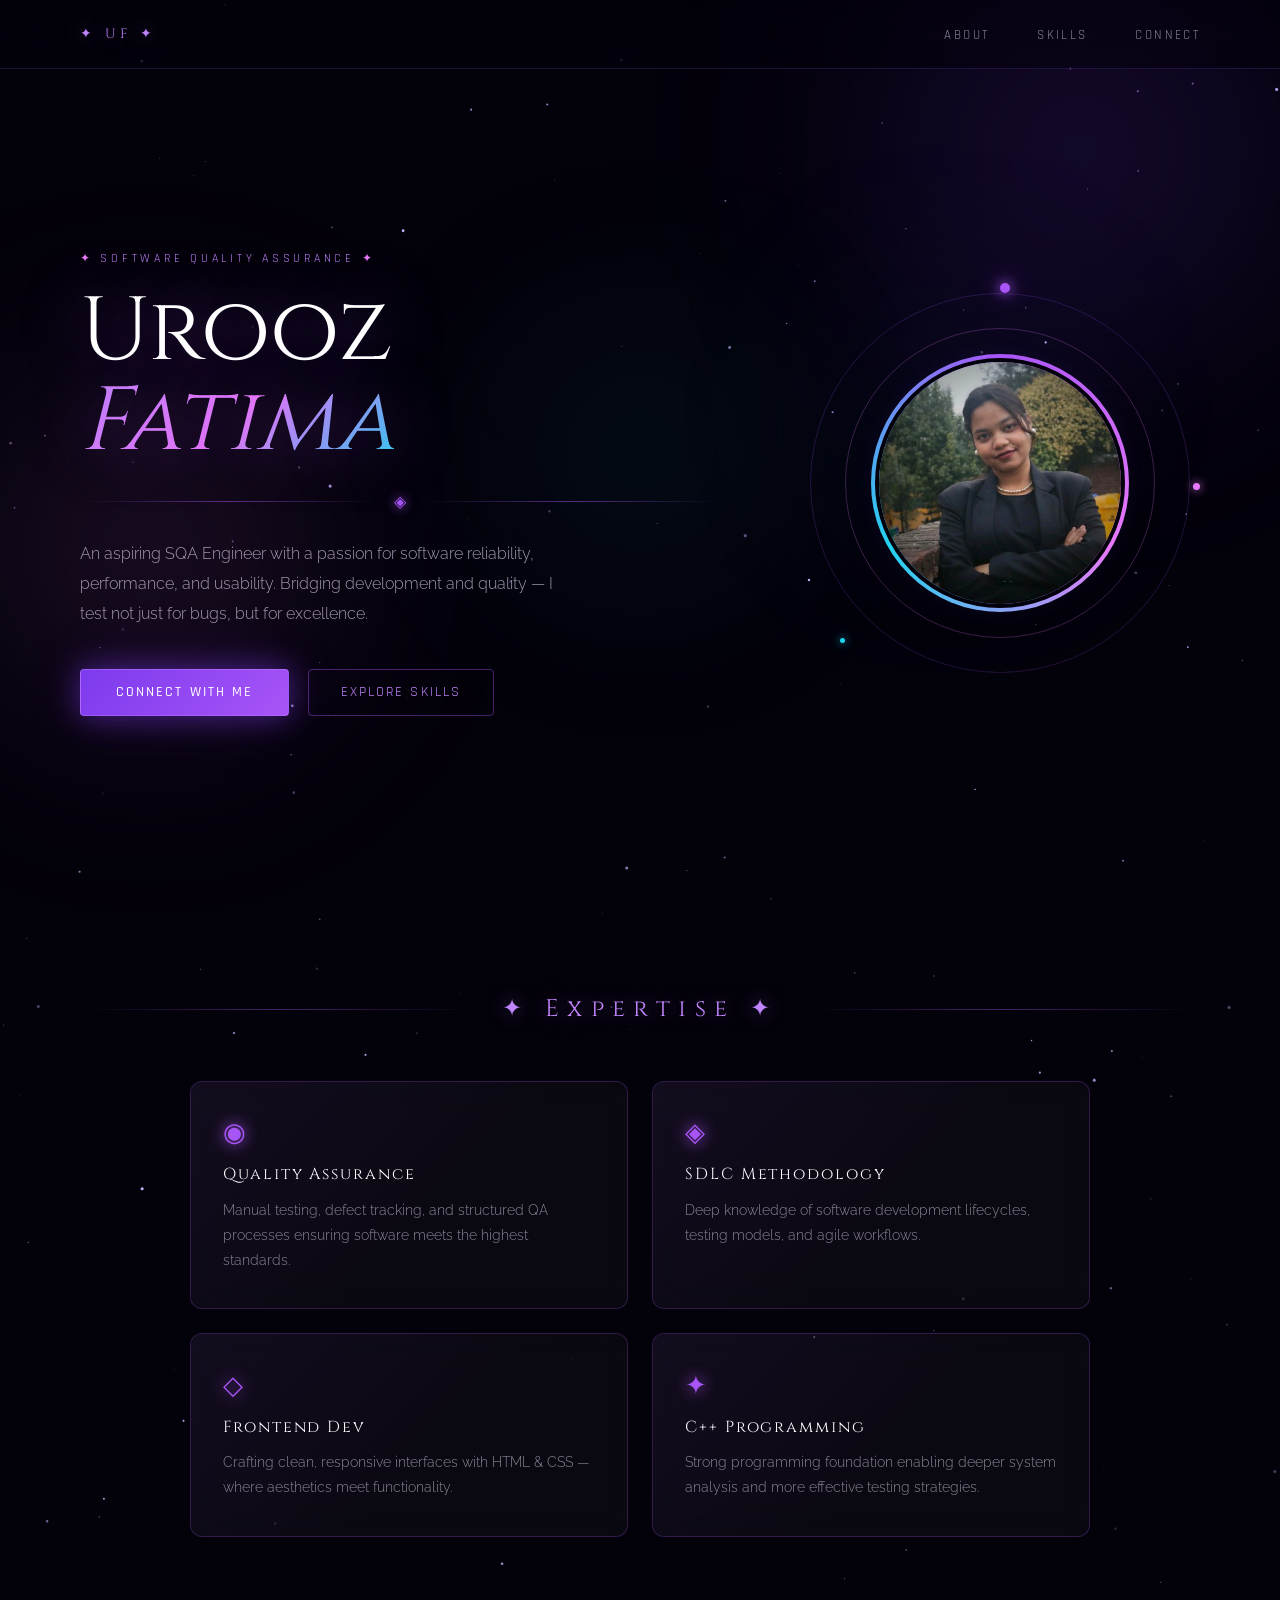
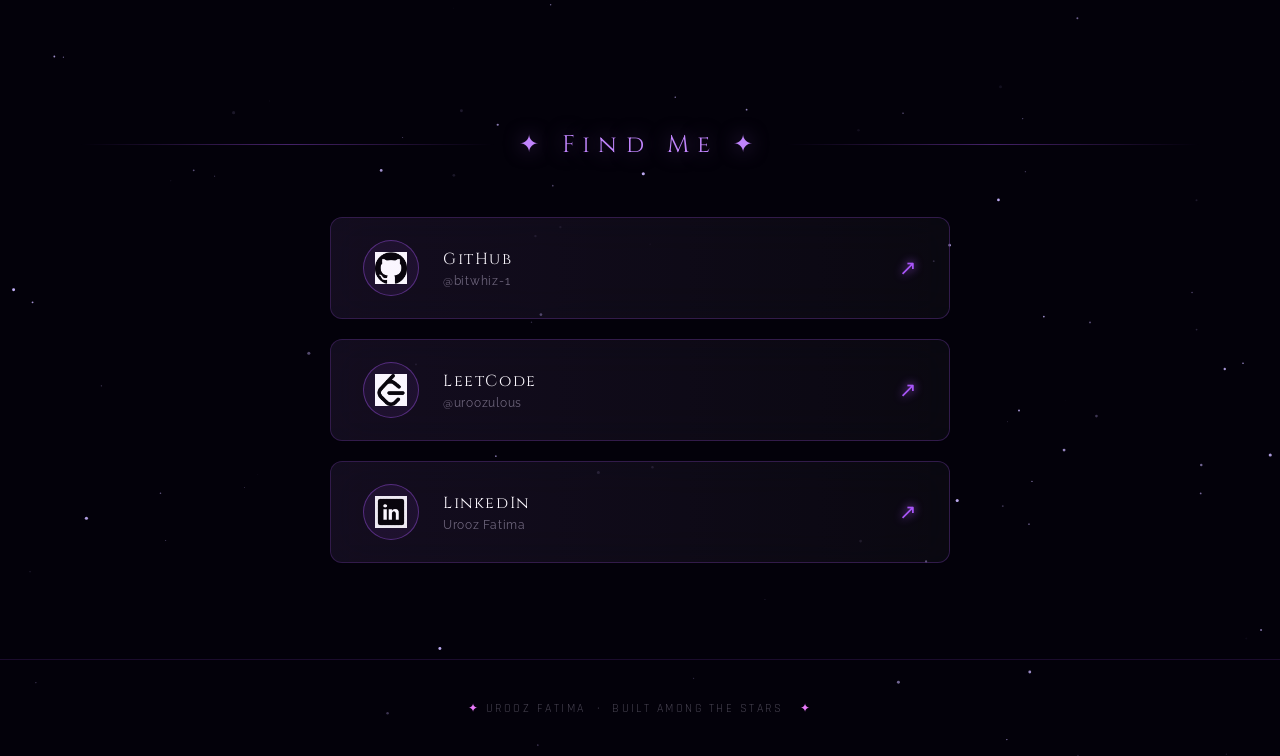
<file: index.html>
<!DOCTYPE html>
<html lang="en">
<head>
  <meta charset="UTF-8">
  <meta name="viewport" content="width=device-width, initial-scale=1.0">
  <title>Urooz Fatima — Portfolio</title>
  <link rel="preconnect" href="https://fonts.googleapis.com">
  <link rel="preconnect" href="https://fonts.gstatic.com" crossorigin>
  <link href="https://fonts.googleapis.com/css2?family=Cinzel:wght@300;400;600&family=Raleway:wght@200;300;400;500&family=Rajdhani:wght@300;400;500&display=swap" rel="stylesheet">
  <link rel="stylesheet" href="portfolio.css">
</head>
<body>

  <!-- Star Canvas -->
  <canvas id="stars"></canvas>

  <!-- Nebula Orbs -->
  <div class="nebula n1"></div>
  <div class="nebula n2"></div>
  <div class="nebula n3"></div>
  <div class="nebula n4"></div>

  <!-- Navigation -->
  <nav class="nav">
    <div class="nav-logo">✦ UF ✦</div>
    <ul class="nav-links">
      <li><a href="#about">About</a></li>
      <li><a href="#skills">Skills</a></li>
      <li><a href="#connect">Connect</a></li>
    </ul>
  </nav>

  <!-- Hero -->
  <section class="hero" id="about">
    <div class="hero-inner">

      <div class="hero-text">
        <p class="eyebrow"><span class="star-sym">✦</span> Software Quality Assurance <span class="star-sym">✦</span></p>
        <h1 class="name">Urooz<br><span class="name-italic">Fatima</span></h1>
        <div class="divider-line">
          <span class="divider-gem">◈</span>
        </div>
        <p class="bio">
          An aspiring SQA Engineer with a passion for software reliability, performance, and usability. Bridging development and quality — I test not just for bugs, but for excellence.
        </p>
        <div class="cta-row">
          <a href="#connect" class="btn-glow">Connect With Me</a>
          <a href="#skills" class="btn-outline">Explore Skills</a>
        </div>
      </div>

      <div class="photo-col">
        <div class="orbit-ring ring-outer"></div>
        <div class="orbit-ring ring-mid"></div>
        <div class="photo-glow-wrap">
          <div class="photo-border-spin"></div>
          <img src="urooz linkedin photo.jpg" alt="Urooz Fatima" class="profile-photo">
        </div>
        <div class="orbit-dot dot-1"></div>
        <div class="orbit-dot dot-2"></div>
        <div class="orbit-dot dot-3"></div>
      </div>

    </div>
  </section>

  <!-- Skills Section -->
  <section class="section" id="skills">
    <div class="section-label">
      <span class="section-line"></span>
      <span class="section-title-text">✦ Expertise ✦</span>
      <span class="section-line"></span>
    </div>
    <div class="cards-grid">
      <div class="card reveal">
        <div class="card-glyph">◉</div>
        <h3>Quality Assurance</h3>
        <p>Manual testing, defect tracking, and structured QA processes ensuring software meets the highest standards.</p>
      </div>
      <div class="card reveal">
        <div class="card-glyph">◈</div>
        <h3>SDLC Methodology</h3>
        <p>Deep knowledge of software development lifecycles, testing models, and agile workflows.</p>
      </div>
      <div class="card reveal">
        <div class="card-glyph">◇</div>
        <h3>Frontend Dev</h3>
        <p>Crafting clean, responsive interfaces with HTML & CSS — where aesthetics meet functionality.</p>
      </div>
      <div class="card reveal">
        <div class="card-glyph">✦</div>
        <h3>C++ Programming</h3>
        <p>Strong programming foundation enabling deeper system analysis and more effective testing strategies.</p>
      </div>
    </div>
  </section>

  <!-- Connect Section -->
  <section class="section" id="connect">
    <div class="section-label">
      <span class="section-line"></span>
      <span class="section-title-text">✦ Find Me ✦</span>
      <span class="section-line"></span>
    </div>
    <div class="socials">
      <a href="https://github.com/bitwhiz-1" target="_blank" class="social-link reveal">
        <div class="social-img-ring">
          <img src="github logo.png" alt="GitHub">
        </div>
        <div class="social-text">
          <span class="social-name">GitHub</span>
          <span class="social-handle">@bitwhiz-1</span>
        </div>
        <span class="social-arr">↗</span>
      </a>
      <a href="https://leetcode.com/u/uroozulous/" target="_blank" class="social-link reveal">
        <div class="social-img-ring">
          <img src="leetcode.png" alt="LeetCode">
        </div>
        <div class="social-text">
          <span class="social-name">LeetCode</span>
          <span class="social-handle">@uroozulous</span>
        </div>
        <span class="social-arr">↗</span>
      </a>
      <a href="https://www.linkedin.com/in/urooz-fatima/" target="_blank" class="social-link reveal">
        <div class="social-img-ring">
          <img src="linkedin.png" alt="LinkedIn">
        </div>
        <div class="social-text">
          <span class="social-name">LinkedIn</span>
          <span class="social-handle">Urooz Fatima</span>
        </div>
        <span class="social-arr">↗</span>
      </a>
    </div>
  </section>

  <footer class="footer">
    <span class="star-sym">✦</span> Urooz Fatima &nbsp;·&nbsp; Built among the stars &nbsp; <span class="star-sym">✦</span>
  </footer>

  <script>
    /* ── Starfield ── */
    const canvas = document.getElementById('stars');
    const ctx = canvas.getContext('2d');
    let W, H, stars = [];

    function resize() {
      W = canvas.width = window.innerWidth;
      H = canvas.height = document.body.scrollHeight;
    }

    function makeStar() {
      return {
        x: Math.random() * W,
        y: Math.random() * H,
        r: Math.random() * 1.4 + 0.2,
        o: Math.random(),
        speed: Math.random() * 0.4 + 0.1,
        dir: Math.random() > 0.5 ? 1 : -1
      };
    }

    function initStars() {
      stars = [];
      for (let i = 0; i < 280; i++) stars.push(makeStar());
    }

    function drawStars() {
      ctx.clearRect(0, 0, W, H);
      stars.forEach(s => {
        s.o += s.speed * 0.01 * s.dir;
        if (s.o > 1 || s.o < 0) s.dir *= -1;
        ctx.beginPath();
        ctx.arc(s.x, s.y, s.r, 0, Math.PI * 2);
        ctx.fillStyle = `rgba(200, 180, 255, ${s.o})`;
        ctx.fill();
      });
      requestAnimationFrame(drawStars);
    }

    resize();
    initStars();
    drawStars();
    window.addEventListener('resize', () => { resize(); initStars(); });

    /* ── Scroll reveal ── */
    const io = new IntersectionObserver(entries => {
      entries.forEach(e => { if (e.isIntersecting) e.target.classList.add('visible'); });
    }, { threshold: 0.1 });
    document.querySelectorAll('.reveal').forEach(el => io.observe(el));

    /* ── Stagger cards ── */
    document.querySelectorAll('.card').forEach((c, i) => {
      c.style.transitionDelay = `${i * 0.12}s`;
    });
    document.querySelectorAll('.social-link').forEach((c, i) => {
      c.style.transitionDelay = `${i * 0.1}s`;
    });
  </script>
</body>
</html>
</file>
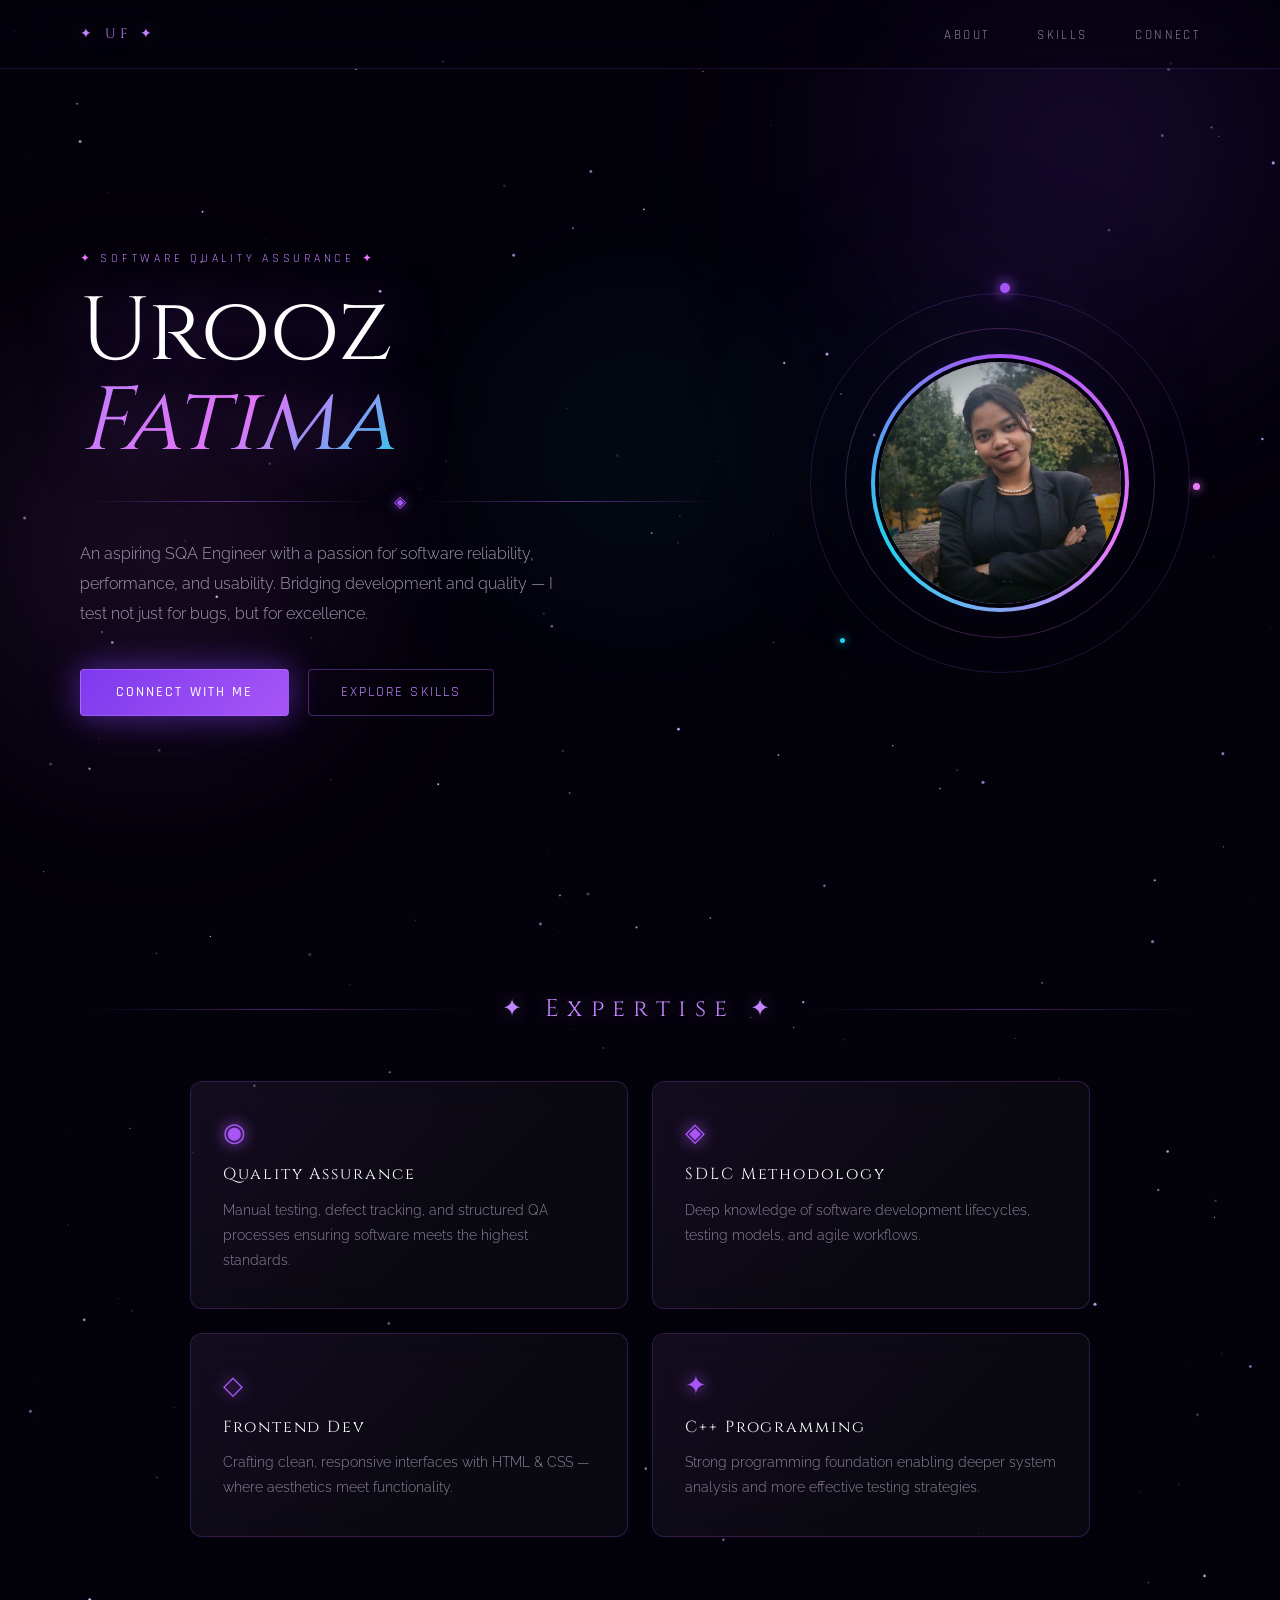
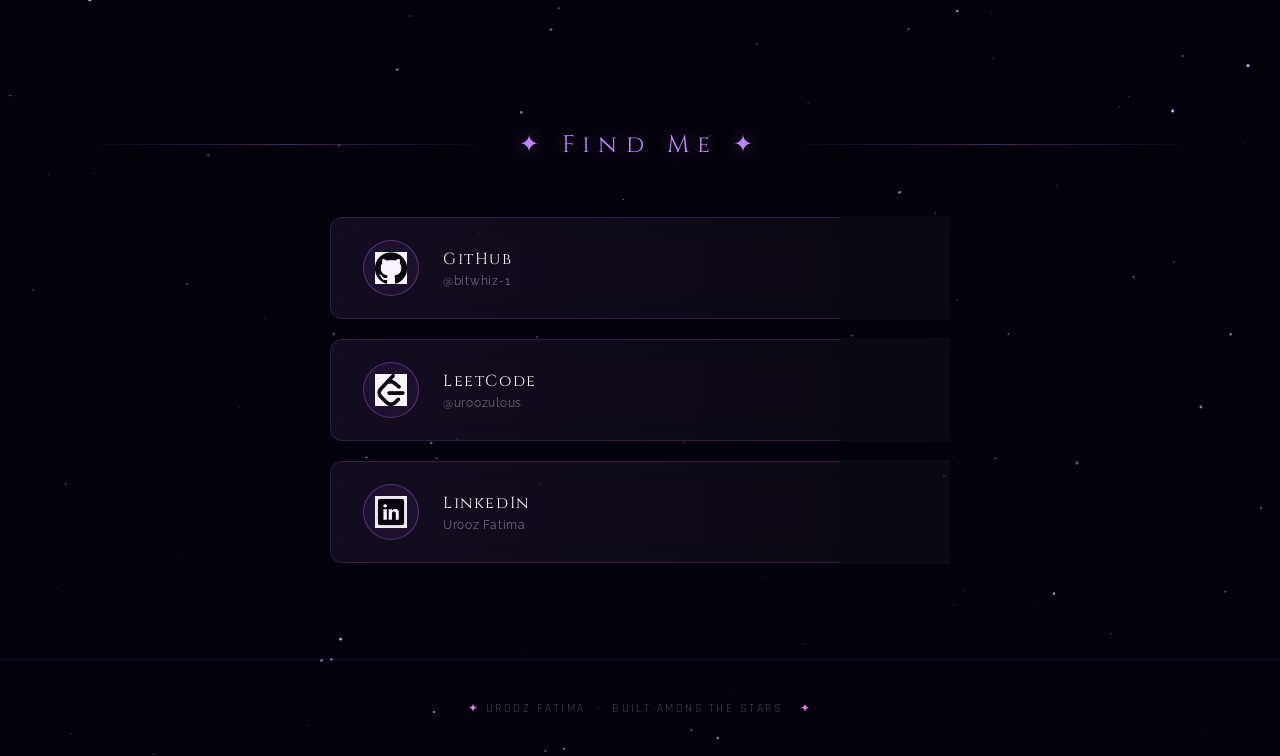
<file: portfolio.html>
<!DOCTYPE html>
<html lang="en">
<head>
  <meta charset="UTF-8">
  <meta name="viewport" content="width=device-width, initial-scale=1.0">
  <title>Urooz Fatima — Portfolio</title>
  <link rel="preconnect" href="https://fonts.googleapis.com">
  <link rel="preconnect" href="https://fonts.gstatic.com" crossorigin>
  <link href="https://fonts.googleapis.com/css2?family=Cinzel:wght@300;400;600&family=Raleway:wght@200;300;400;500&family=Rajdhani:wght@300;400;500&display=swap" rel="stylesheet">
  <link rel="stylesheet" href="portfolio.css">
</head>
<body>

  <!-- Star Canvas -->
  <canvas id="stars"></canvas>

  <!-- Nebula Orbs -->
  <div class="nebula n1"></div>
  <div class="nebula n2"></div>
  <div class="nebula n3"></div>
  <div class="nebula n4"></div>

  <!-- Navigation -->
  <nav class="nav">
    <div class="nav-logo">✦ UF ✦</div>
    <ul class="nav-links">
      <li><a href="#about">About</a></li>
      <li><a href="#skills">Skills</a></li>
      <li><a href="#connect">Connect</a></li>
    </ul>
  </nav>

  <!-- Hero -->
  <section class="hero" id="about">
    <div class="hero-inner">

      <div class="hero-text">
        <p class="eyebrow"><span class="star-sym">✦</span> Software Quality Assurance <span class="star-sym">✦</span></p>
        <h1 class="name">Urooz<br><span class="name-italic">Fatima</span></h1>
        <div class="divider-line">
          <span class="divider-gem">◈</span>
        </div>
        <p class="bio">
          An aspiring SQA Engineer with a passion for software reliability, performance, and usability. Bridging development and quality — I test not just for bugs, but for excellence.
        </p>
        <div class="cta-row">
          <a href="#connect" class="btn-glow">Connect With Me</a>
          <a href="#skills" class="btn-outline">Explore Skills</a>
        </div>
      </div>

      <div class="photo-col">
        <div class="orbit-ring ring-outer"></div>
        <div class="orbit-ring ring-mid"></div>
        <div class="photo-glow-wrap">
          <div class="photo-border-spin"></div>
          <img src="urooz linkedin photo.jpg" alt="Urooz Fatima" class="profile-photo">
        </div>
        <div class="orbit-dot dot-1"></div>
        <div class="orbit-dot dot-2"></div>
        <div class="orbit-dot dot-3"></div>
      </div>

    </div>
  </section>

  <!-- Skills Section -->
  <section class="section" id="skills">
    <div class="section-label">
      <span class="section-line"></span>
      <span class="section-title-text">✦ Expertise ✦</span>
      <span class="section-line"></span>
    </div>
    <div class="cards-grid">
      <div class="card reveal">
        <div class="card-glyph">◉</div>
        <h3>Quality Assurance</h3>
        <p>Manual testing, defect tracking, and structured QA processes ensuring software meets the highest standards.</p>
      </div>
      <div class="card reveal">
        <div class="card-glyph">◈</div>
        <h3>SDLC Methodology</h3>
        <p>Deep knowledge of software development lifecycles, testing models, and agile workflows.</p>
      </div>
      <div class="card reveal">
        <div class="card-glyph">◇</div>
        <h3>Frontend Dev</h3>
        <p>Crafting clean, responsive interfaces with HTML & CSS — where aesthetics meet functionality.</p>
      </div>
      <div class="card reveal">
        <div class="card-glyph">✦</div>
        <h3>C++ Programming</h3>
        <p>Strong programming foundation enabling deeper system analysis and more effective testing strategies.</p>
      </div>
    </div>
  </section>

  <!-- Connect Section -->
  <section class="section" id="connect">
    <div class="section-label">
      <span class="section-line"></span>
      <span class="section-title-text">✦ Find Me ✦</span>
      <span class="section-line"></span>
    </div>
    <div class="socials">
      <a href="https://github.com/bitwhiz-1" target="_blank" class="social-link reveal">
        <div class="social-img-ring">
          <img src="github logo.png" alt="GitHub">
        </div>
        <div class="social-text">
          <span class="social-name">GitHub</span>
          <span class="social-handle">@bitwhiz-1</span>
        </div>
        <span class="social-arr">↗</span>
      </a>
      <a href="https://leetcode.com/u/uroozulous/" target="_blank" class="social-link reveal">
        <div class="social-img-ring">
          <img src="leetcode.png" alt="LeetCode">
        </div>
        <div class="social-text">
          <span class="social-name">LeetCode</span>
          <span class="social-handle">@uroozulous</span>
        </div>
        <span class="social-arr">↗</span>
      </a>
      <a href="https://www.linkedin.com/in/urooz-fatima/" target="_blank" class="social-link reveal">
        <div class="social-img-ring">
          <img src="linkedin.png" alt="LinkedIn">
        </div>
        <div class="social-text">
          <span class="social-name">LinkedIn</span>
          <span class="social-handle">Urooz Fatima</span>
        </div>
        <span class="social-arr">↗</span>
      </a>
    </div>
  </section>

  <footer class="footer">
    <span class="star-sym">✦</span> Urooz Fatima &nbsp;·&nbsp; Built among the stars &nbsp; <span class="star-sym">✦</span>
  </footer>

  <script>
    /* ── Starfield ── */
    const canvas = document.getElementById('stars');
    const ctx = canvas.getContext('2d');
    let W, H, stars = [];

    function resize() {
      W = canvas.width = window.innerWidth;
      H = canvas.height = document.body.scrollHeight;
    }

    function makeStar() {
      return {
        x: Math.random() * W,
        y: Math.random() * H,
        r: Math.random() * 1.4 + 0.2,
        o: Math.random(),
        speed: Math.random() * 0.4 + 0.1,
        dir: Math.random() > 0.5 ? 1 : -1
      };
    }

    function initStars() {
      stars = [];
      for (let i = 0; i < 280; i++) stars.push(makeStar());
    }

    function drawStars() {
      ctx.clearRect(0, 0, W, H);
      stars.forEach(s => {
        s.o += s.speed * 0.01 * s.dir;
        if (s.o > 1 || s.o < 0) s.dir *= -1;
        ctx.beginPath();
        ctx.arc(s.x, s.y, s.r, 0, Math.PI * 2);
        ctx.fillStyle = `rgba(200, 180, 255, ${s.o})`;
        ctx.fill();
      });
      requestAnimationFrame(drawStars);
    }

    resize();
    initStars();
    drawStars();
    window.addEventListener('resize', () => { resize(); initStars(); });

    /* ── Scroll reveal ── */
    const io = new IntersectionObserver(entries => {
      entries.forEach(e => { if (e.isIntersecting) e.target.classList.add('visible'); });
    }, { threshold: 0.1 });
    document.querySelectorAll('.reveal').forEach(el => io.observe(el));

    /* ── Stagger cards ── */
    document.querySelectorAll('.card').forEach((c, i) => {
      c.style.transitionDelay = `${i * 0.12}s`;
    });
    document.querySelectorAll('.social-link').forEach((c, i) => {
      c.style.transitionDelay = `${i * 0.1}s`;
    });
  </script>
</body>
</html>
</file>
<file: portfolio.css>
/* ===== RESET ===== */
*, *::before, *::after { box-sizing: border-box; margin: 0; padding: 0; }

:root {
  --void: #03010a;
  --deep: #06021a;
  --space: #0b0420;
  --purple: #7c3aed;
  --violet: #a855f7;
  --lavender: #c084fc;
  --pink: #e879f9;
  --blue: #3b82f6;
  --cyan: #22d3ee;
  --silver: #e2d9f3;
  --mist: rgba(200, 180, 255, 0.55);
  --glow-purple: rgba(124, 58, 237, 0.35);
  --glow-pink: rgba(232, 121, 249, 0.2);
  --card-bg: rgba(255, 255, 255, 0.03);
  --card-border: rgba(168, 85, 247, 0.25);
}

html { scroll-behavior: smooth; }

body {
  font-family: 'Raleway', sans-serif;
  background: var(--void);
  color: var(--silver);
  overflow-x: hidden;
  min-height: 100vh;
}

/* ===== STAR CANVAS ===== */
#stars {
  position: fixed;
  inset: 0;
  z-index: 0;
  pointer-events: none;
}

/* ===== NEBULA BLOBS ===== */
.nebula {
  position: fixed;
  border-radius: 50%;
  pointer-events: none;
  z-index: 0;
  filter: blur(100px);
}

.n1 {
  width: 600px; height: 600px;
  background: radial-gradient(circle, rgba(124,58,237,0.22), transparent 70%);
  top: -150px; right: -100px;
  animation: nebulaDrift 18s ease-in-out infinite alternate;
}
.n2 {
  width: 500px; height: 500px;
  background: radial-gradient(circle, rgba(232,121,249,0.16), transparent 70%);
  bottom: 100px; left: -100px;
  animation: nebulaDrift 22s ease-in-out infinite alternate-reverse;
}
.n3 {
  width: 350px; height: 350px;
  background: radial-gradient(circle, rgba(34,211,238,0.12), transparent 70%);
  top: 50%; left: 50%;
  transform: translate(-50%, -50%);
  animation: nebulaDrift 16s ease-in-out infinite alternate;
}
.n4 {
  width: 280px; height: 280px;
  background: radial-gradient(circle, rgba(59,130,246,0.14), transparent 70%);
  top: 30%; right: 15%;
  animation: nebulaDrift 20s ease-in-out infinite alternate-reverse;
}

@keyframes nebulaDrift {
  0%   { transform: scale(1) translate(0, 0); }
  100% { transform: scale(1.15) translate(30px, 20px); }
}

/* ===== NAV ===== */
nav, section, footer { position: relative; z-index: 2; }

.nav {
  display: flex;
  justify-content: space-between;
  align-items: center;
  padding: 1.5rem 5rem;
  border-bottom: 1px solid rgba(168, 85, 247, 0.18);
  backdrop-filter: blur(20px);
  background: rgba(3, 1, 10, 0.5);
  position: sticky;
  top: 0;
  z-index: 100;
}

.nav-logo {
  font-family: 'Cinzel', serif;
  font-size: 0.85rem;
  letter-spacing: 0.35em;
  color: var(--lavender);
  text-shadow: 0 0 20px rgba(192, 132, 252, 0.6);
}

.nav-links {
  list-style: none;
  display: flex;
  gap: 3rem;
}

.nav-links a {
  text-decoration: none;
  font-family: 'Rajdhani', sans-serif;
  font-size: 0.82rem;
  letter-spacing: 0.18em;
  text-transform: uppercase;
  color: rgba(226, 217, 243, 0.6);
  transition: color 0.3s, text-shadow 0.3s;
}

.nav-links a:hover {
  color: var(--lavender);
  text-shadow: 0 0 14px rgba(192, 132, 252, 0.7);
}

/* ===== HERO ===== */
.hero {
  min-height: 92vh;
  display: flex;
  align-items: center;
  padding: 4rem 5rem;
}

.hero-inner {
  display: grid;
  grid-template-columns: 1fr 400px;
  gap: 5rem;
  align-items: center;
  width: 100%;
  max-width: 1200px;
  margin: 0 auto;
}

/* Text */
.eyebrow {
  font-family: 'Rajdhani', sans-serif;
  font-size: 0.78rem;
  letter-spacing: 0.3em;
  text-transform: uppercase;
  color: var(--lavender);
  margin-bottom: 1.4rem;
  opacity: 0;
  animation: riseIn 1s 0.1s ease forwards;
}

.star-sym { color: var(--pink); }

.name {
  font-family: 'Cinzel', serif;
  font-size: clamp(3.5rem, 7vw, 6.5rem);
  font-weight: 300;
  line-height: 1;
  color: #fff;
  text-shadow: 0 0 60px rgba(168, 85, 247, 0.5), 0 0 120px rgba(168, 85, 247, 0.2);
  margin-bottom: 1.5rem;
  opacity: 0;
  animation: riseIn 1s 0.25s ease forwards;
}

.name-italic {
  font-style: italic;
  background: linear-gradient(135deg, var(--lavender), var(--pink), var(--cyan));
  -webkit-background-clip: text;
  -webkit-text-fill-color: transparent;
  background-clip: text;
}

.divider-line {
  display: flex;
  align-items: center;
  gap: 1rem;
  margin-bottom: 1.8rem;
  opacity: 0;
  animation: riseIn 1s 0.4s ease forwards;
}

.divider-line::before,
.divider-line::after {
  content: '';
  flex: 1;
  height: 1px;
  background: linear-gradient(to right, transparent, rgba(168, 85, 247, 0.5), transparent);
}

.divider-gem {
  color: var(--violet);
  font-size: 1rem;
  text-shadow: 0 0 12px var(--violet);
}

.bio {
  font-size: 0.98rem;
  font-weight: 300;
  line-height: 1.9;
  color: rgba(226, 217, 243, 0.7);
  max-width: 500px;
  margin-bottom: 2.5rem;
  opacity: 0;
  animation: riseIn 1s 0.55s ease forwards;
}

.cta-row {
  display: flex;
  gap: 1.2rem;
  opacity: 0;
  animation: riseIn 1s 0.7s ease forwards;
}

.btn-glow {
  padding: 0.85rem 2.2rem;
  border-radius: 4px;
  text-decoration: none;
  font-family: 'Rajdhani', sans-serif;
  font-size: 0.85rem;
  letter-spacing: 0.15em;
  text-transform: uppercase;
  font-weight: 500;
  background: linear-gradient(135deg, var(--purple), var(--violet));
  color: #fff;
  box-shadow: 0 0 30px rgba(124, 58, 237, 0.5), 0 0 60px rgba(124, 58, 237, 0.2);
  transition: all 0.4s;
  border: 1px solid rgba(192, 132, 252, 0.4);
}

.btn-glow:hover {
  box-shadow: 0 0 50px rgba(168, 85, 247, 0.8), 0 0 100px rgba(168, 85, 247, 0.3);
  transform: translateY(-3px);
}

.btn-outline {
  padding: 0.85rem 2rem;
  border-radius: 4px;
  text-decoration: none;
  font-family: 'Rajdhani', sans-serif;
  font-size: 0.85rem;
  letter-spacing: 0.15em;
  text-transform: uppercase;
  font-weight: 400;
  border: 1px solid rgba(168, 85, 247, 0.4);
  color: var(--lavender);
  transition: all 0.4s;
  background: transparent;
}

.btn-outline:hover {
  border-color: var(--lavender);
  background: rgba(168, 85, 247, 0.1);
  box-shadow: 0 0 20px rgba(168, 85, 247, 0.2);
}

/* ===== PHOTO COL ===== */
.photo-col {
  position: relative;
  display: flex;
  align-items: center;
  justify-content: center;
  width: 400px;
  height: 400px;
  opacity: 0;
  animation: riseIn 1.2s 0.4s ease forwards;
}

/* Orbit rings */
.orbit-ring {
  position: absolute;
  border-radius: 50%;
  border: 1px solid;
  animation: spin linear infinite;
  pointer-events: none;
}

.ring-outer {
  width: 380px; height: 380px;
  border-color: rgba(168, 85, 247, 0.2);
  animation-duration: 28s;
}

.ring-mid {
  width: 310px; height: 310px;
  border-color: rgba(232, 121, 249, 0.25);
  animation-duration: 18s;
  animation-direction: reverse;
}

@keyframes spin {
  from { transform: rotate(0deg); }
  to   { transform: rotate(360deg); }
}

/* Orbit dots */
.orbit-dot {
  position: absolute;
  border-radius: 50%;
  pointer-events: none;
}

.dot-1 {
  width: 10px; height: 10px;
  background: var(--violet);
  box-shadow: 0 0 12px var(--violet), 0 0 24px var(--violet);
  top: 0; left: 50%;
  transform-origin: 0 200px;
  animation: orbit 28s linear infinite;
}

.dot-2 {
  width: 7px; height: 7px;
  background: var(--pink);
  box-shadow: 0 0 10px var(--pink);
  top: 50%; right: 0;
  transform-origin: -155px 0;
  animation: orbit 18s linear infinite reverse;
}

.dot-3 {
  width: 5px; height: 5px;
  background: var(--cyan);
  box-shadow: 0 0 8px var(--cyan);
  bottom: 10%; left: 10%;
  transform-origin: 170px -100px;
  animation: orbit 22s linear infinite;
}

@keyframes orbit {
  from { transform: rotate(0deg) translate(0); }
  to   { transform: rotate(360deg) translate(0); }
}

/* Photo */
.photo-glow-wrap {
  position: relative;
  width: 250px;
  height: 250px;
  z-index: 2;
}

.photo-border-spin {
  position: absolute;
  inset: -4px;
  border-radius: 50%;
  background: conic-gradient(var(--violet), var(--pink), var(--cyan), var(--violet));
  animation: spin 4s linear infinite;
  z-index: -1;
}

.profile-photo {
  width: 250px;
  height: 250px;
  border-radius: 50%;
  object-fit: cover;
  display: block;
  border: 4px solid var(--void);
  position: relative;
  z-index: 1;
  filter: saturate(1.1) brightness(1.05);
}

/* Inner glow behind photo */
.photo-glow-wrap::after {
  content: '';
  position: absolute;
  inset: -20px;
  border-radius: 50%;
  background: radial-gradient(circle, rgba(124,58,237,0.35), transparent 70%);
  z-index: -2;
  animation: pulseglow 3s ease-in-out infinite alternate;
}

@keyframes pulseglow {
  from { opacity: 0.5; transform: scale(0.95); }
  to   { opacity: 1;   transform: scale(1.05); }
}

/* ===== SECTIONS ===== */
.section {
  padding: 6rem 5rem;
}

.section-label {
  display: flex;
  align-items: center;
  gap: 1.5rem;
  margin-bottom: 3.5rem;
  justify-content: center;
}

.section-title-text {
  font-family: 'Cinzel', serif;
  font-size: 1.5rem;
  font-weight: 300;
  letter-spacing: 0.35em;
  color: var(--lavender);
  text-shadow: 0 0 20px rgba(192, 132, 252, 0.5);
  white-space: nowrap;
}

.section-line {
  height: 1px;
  flex: 1;
  background: linear-gradient(to right, transparent, rgba(168,85,247,0.4), transparent);
}

/* ===== CARDS ===== */
.cards-grid {
  display: grid;
  grid-template-columns: repeat(2, 1fr);
  gap: 1.5rem;
  max-width: 900px;
  margin: 0 auto;
}

.card {
  background: var(--card-bg);
  border: 1px solid var(--card-border);
  border-radius: 12px;
  padding: 2.2rem 2rem;
  backdrop-filter: blur(20px);
  transition: all 0.5s ease;
  opacity: 0;
  transform: translateY(30px);
  position: relative;
  overflow: hidden;
}

.card::before {
  content: '';
  position: absolute;
  inset: 0;
  background: linear-gradient(135deg, rgba(168,85,247,0.06), transparent 60%);
  border-radius: 12px;
}

.card.visible {
  opacity: 1;
  transform: translateY(0);
}

.card:hover {
  border-color: rgba(168, 85, 247, 0.6);
  box-shadow: 0 0 40px rgba(124, 58, 237, 0.2), 0 0 80px rgba(124, 58, 237, 0.08);
  transform: translateY(-6px);
}

.card-glyph {
  font-size: 1.6rem;
  color: var(--violet);
  text-shadow: 0 0 16px var(--violet);
  margin-bottom: 1rem;
  display: block;
}

.card h3 {
  font-family: 'Cinzel', serif;
  font-size: 1rem;
  font-weight: 400;
  letter-spacing: 0.12em;
  color: #fff;
  margin-bottom: 0.8rem;
}

.card p {
  font-size: 0.87rem;
  font-weight: 300;
  color: rgba(226, 217, 243, 0.6);
  line-height: 1.8;
}

/* ===== SOCIALS ===== */
.socials {
  display: flex;
  flex-direction: column;
  gap: 1.2rem;
  max-width: 620px;
  margin: 0 auto;
}

.social-link {
  display: flex;
  align-items: center;
  gap: 1.5rem;
  text-decoration: none;
  background: var(--card-bg);
  border: 1px solid var(--card-border);
  border-radius: 12px;
  padding: 1.4rem 2rem;
  backdrop-filter: blur(20px);
  transition: all 0.4s;
  opacity: 0;
  transform: translateX(-24px);
  position: relative;
  overflow: hidden;
}

.social-link::before {
  content: '';
  position: absolute;
  inset: 0;
  background: linear-gradient(90deg, rgba(168,85,247,0.06), transparent);
}

.social-link.visible {
  opacity: 1;
  transform: translateX(0);
}

.social-link:hover {
  border-color: rgba(232, 121, 249, 0.5);
  box-shadow: 0 0 30px rgba(232, 121, 249, 0.15);
  transform: translateX(8px);
}

.social-img-ring {
  width: 56px; height: 56px;
  border-radius: 50%;
  border: 1px solid rgba(168, 85, 247, 0.4);
  display: flex; align-items: center; justify-content: center;
  background: rgba(168, 85, 247, 0.08);
  flex-shrink: 0;
}

.social-img-ring img {
  width: 32px; height: 32px;
  object-fit: contain;
}

.social-text {
  display: flex;
  flex-direction: column;
  gap: 0.2rem;
  flex: 1;
}

.social-name {
  font-family: 'Cinzel', serif;
  font-size: 1rem;
  font-weight: 400;
  letter-spacing: 0.1em;
  color: #fff;
}

.social-handle {
  font-size: 0.78rem;
  color: rgba(226, 217, 243, 0.45);
  letter-spacing: 0.06em;
}

.social-arr {
  font-size: 1.3rem;
  color: var(--violet);
  text-shadow: 0 0 10px var(--violet);
  transition: transform 0.3s;
}

.social-link:hover .social-arr {
  transform: translate(4px, -4px);
}

/* ===== FOOTER ===== */
.footer {
  text-align: center;
  padding: 2.5rem;
  border-top: 1px solid rgba(168, 85, 247, 0.15);
  font-family: 'Rajdhani', sans-serif;
  font-size: 0.78rem;
  letter-spacing: 0.2em;
  text-transform: uppercase;
  color: rgba(226, 217, 243, 0.3);
}

/* ===== ANIMATIONS ===== */
@keyframes riseIn {
  from { opacity: 0; transform: translateY(24px); }
  to   { opacity: 1; transform: translateY(0); }
}

/* ===== RESPONSIVE ===== */
@media (max-width: 960px) {
  .hero-inner {
    grid-template-columns: 1fr;
    text-align: center;
  }
  .hero { padding: 4rem 2rem; }
  .photo-col {
    width: 300px; height: 300px;
    margin: 0 auto;
  }
  .ring-outer { width: 290px; height: 290px; }
  .ring-mid   { width: 230px; height: 230px; }
  .profile-photo, .photo-glow-wrap { width: 190px; height: 190px; }
  .bio { margin: 0 auto 2.5rem; }
  .cta-row { justify-content: center; }
  .nav { padding: 1.2rem 2rem; }
  .section { padding: 4rem 2rem; }
  .cards-grid { grid-template-columns: 1fr; }
}
</file>
